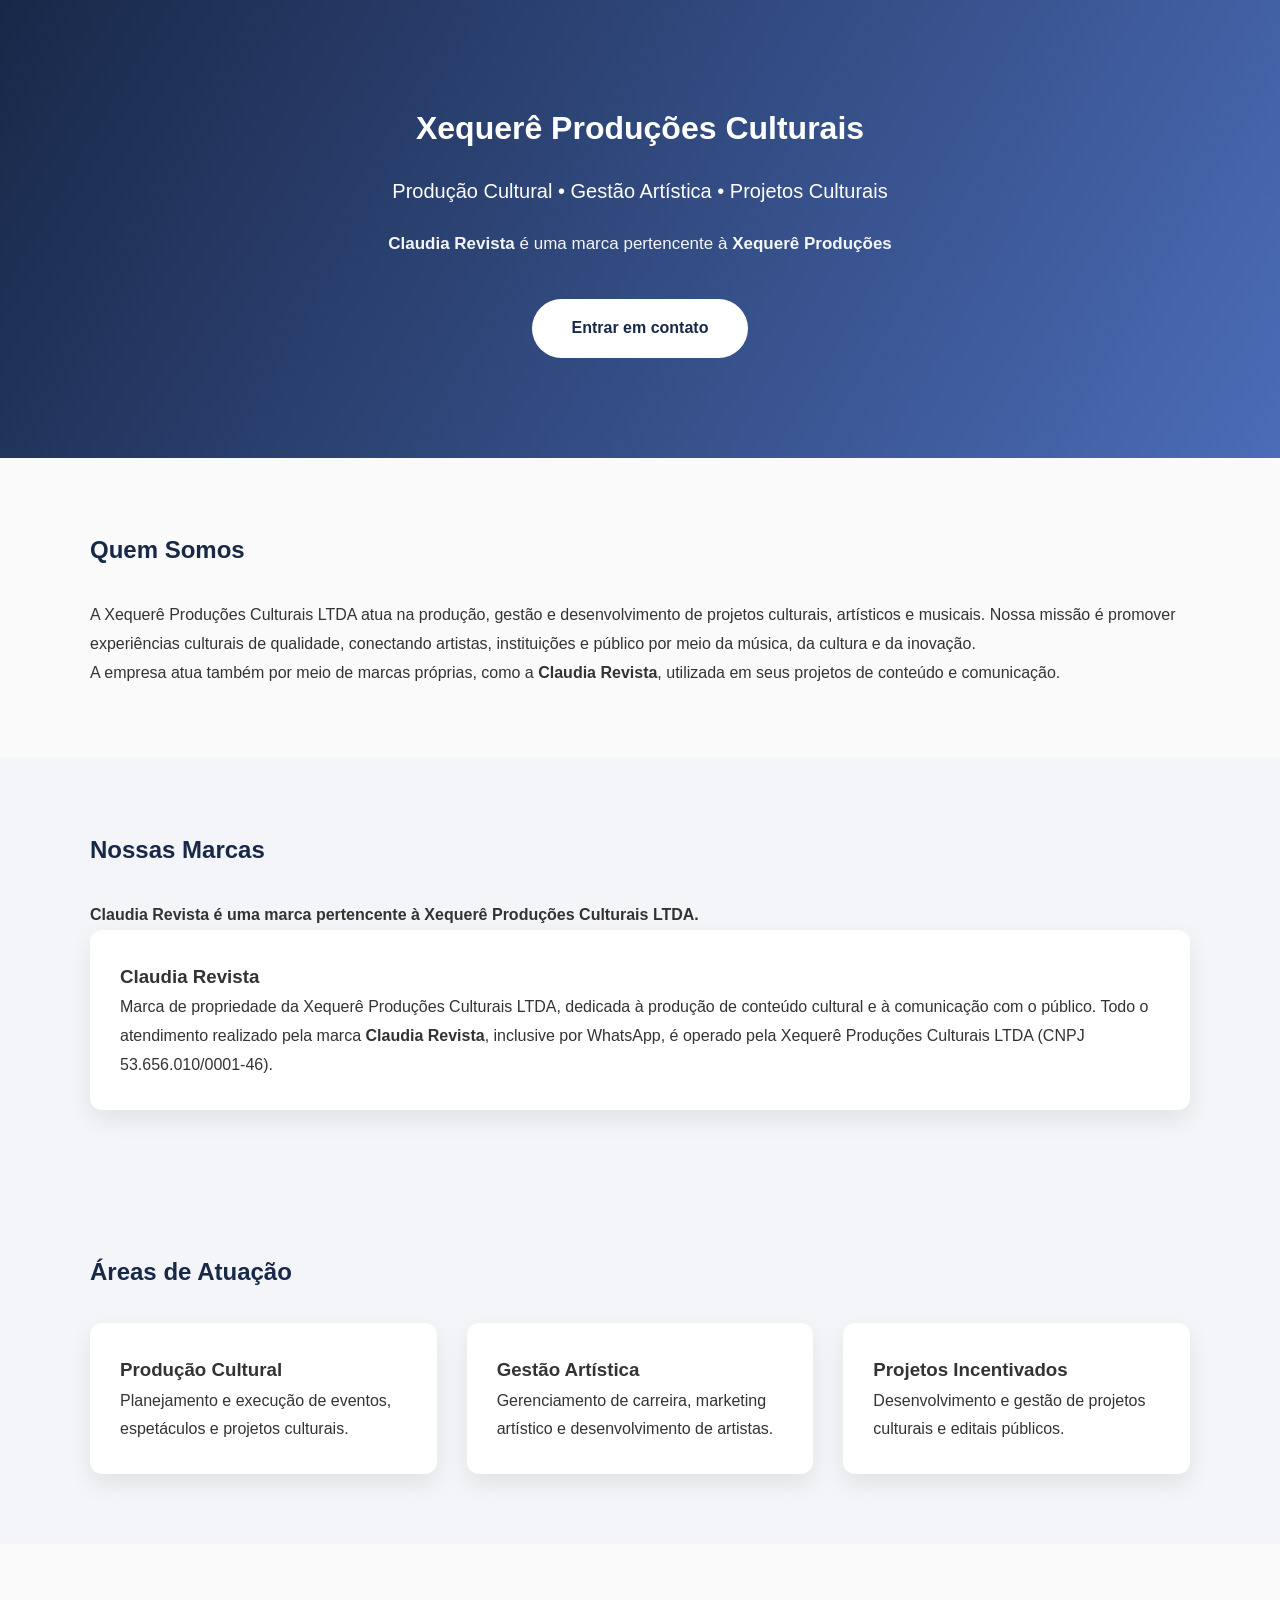
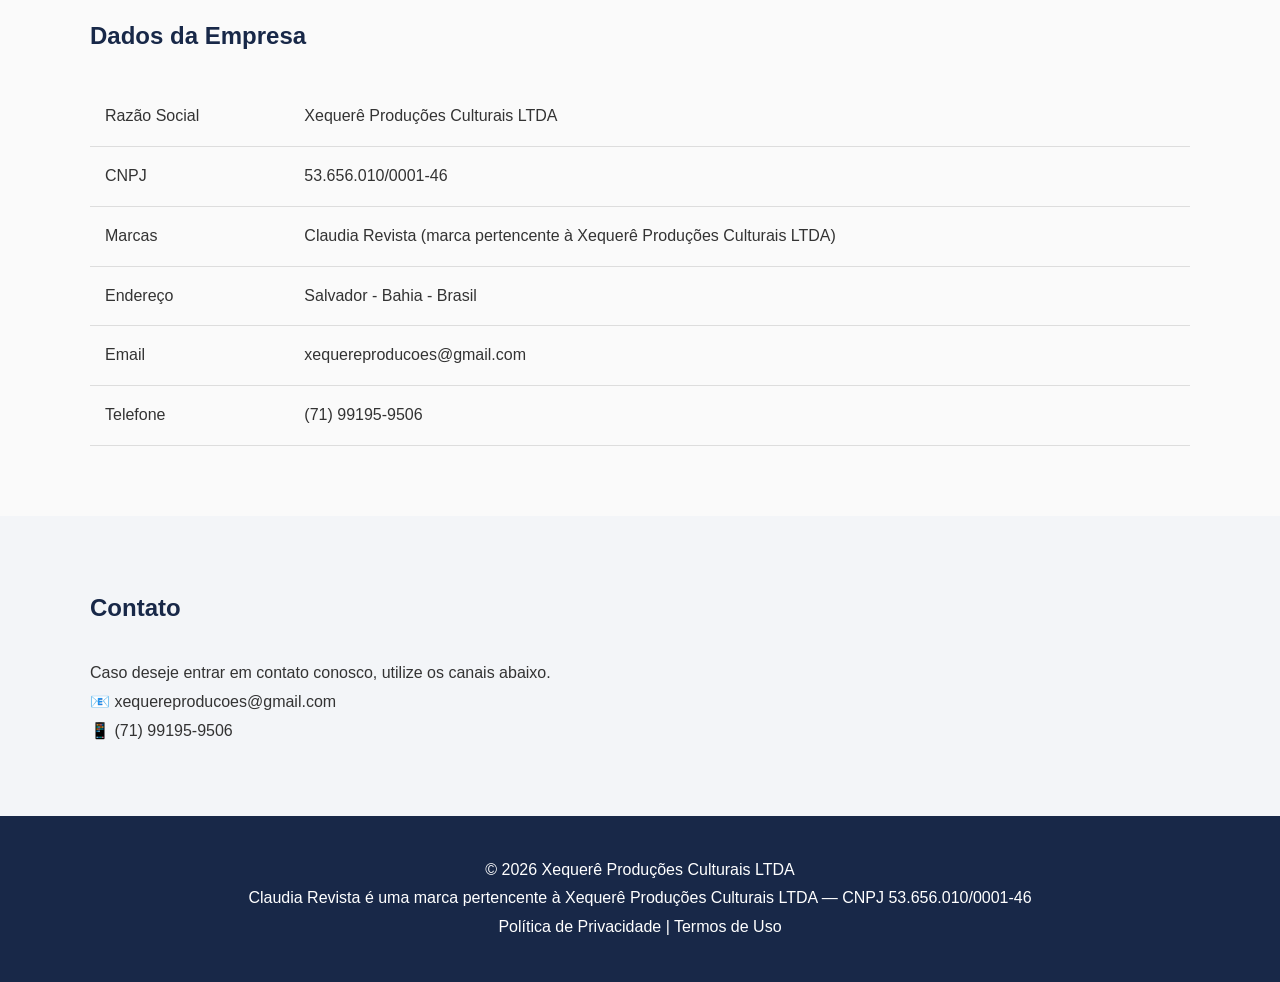
<file: index.html>
<!DOCTYPE html>
<html lang="pt-BR">

<head>

<meta charset="UTF-8">
<meta name="viewport" content="width=device-width, initial-scale=1">

<title>Xequerê Produções Culturais</title>

<meta name="description"
content="Xequerê Produções Culturais LTDA — produção cultural, gestão artística, produção de eventos e projetos culturais. Claudia Revista é uma marca pertencente à Xequerê Produções.">

<link rel="stylesheet" href="style.css">

</head>

<body>

<header>

<div class="container">

<h1>Xequerê Produções Culturais</h1>

<p class="subtitle">
Produção Cultural • Gestão Artística • Projetos Culturais
</p>

<p class="subtitle brand-note">
<strong>Claudia Revista</strong> é uma marca pertencente à
<strong>Xequerê Produções</strong>
</p>

<a class="button"
href="#contato">
Entrar em contato
</a>

</div>

</header>

<section>

<div class="container">

<h2>Quem Somos</h2>

<p>

A Xequerê Produções Culturais LTDA atua na produção,
gestão e desenvolvimento de projetos culturais,
artísticos e musicais.

Nossa missão é promover experiências culturais de qualidade,
conectando artistas, instituições e público por meio
da música, da cultura e da inovação.

</p>

<p>

A empresa atua também por meio de marcas próprias,
como a <strong>Claudia Revista</strong>, utilizada em
seus projetos de conteúdo e comunicação.

</p>

</div>

</section>

<section class="light" id="marcas">

<div class="container">

<h2>Nossas Marcas</h2>

<p>

<strong>Claudia Revista é uma marca pertencente à
Xequerê Produções Culturais LTDA.</strong>

</p>

<div class="cards">

<div class="card">

<h3>Claudia Revista</h3>

<p>

Marca de propriedade da Xequerê Produções Culturais LTDA,
dedicada à produção de conteúdo cultural e à comunicação
com o público.

Todo o atendimento realizado pela marca
<strong>Claudia Revista</strong>, inclusive por WhatsApp,
é operado pela Xequerê Produções Culturais LTDA
(CNPJ 53.656.010/0001-46).

</p>

</div>

</div>

</div>

</section>

<section class="light">

<div class="container">

<h2>Áreas de Atuação</h2>

<div class="cards">

<div class="card">

<h3>Produção Cultural</h3>

<p>

Planejamento e execução de eventos,
espetáculos e projetos culturais.

</p>

</div>

<div class="card">

<h3>Gestão Artística</h3>

<p>

Gerenciamento de carreira,
marketing artístico
e desenvolvimento de artistas.

</p>

</div>

<div class="card">

<h3>Projetos Incentivados</h3>

<p>

Desenvolvimento e gestão
de projetos culturais
e editais públicos.

</p>

</div>

</div>

</div>

</section>

<section>

<div class="container">

<h2>Dados da Empresa</h2>

<table>

<tr>
<td>Razão Social</td>
<td>Xequerê Produções Culturais LTDA</td>
</tr>

<tr>
<td>CNPJ</td>
<td>53.656.010/0001-46</td>
</tr>

<tr>
<td>Marcas</td>
<td>Claudia Revista (marca pertencente à Xequerê Produções Culturais LTDA)</td>
</tr>

<tr>
<td>Endereço</td>
<td>Salvador - Bahia - Brasil</td>
</tr>

<tr>
<td>Email</td>
<td>xequereproducoes@gmail.com</td>
</tr>

<tr>
<td>Telefone</td>
<td>(71) 99195-9506</td>
</tr>

</table>

</div>

</section>

<section id="contato" class="light">

<div class="container">

<h2>Contato</h2>

<p>

Caso deseje entrar em contato conosco,
utilize os canais abaixo.

</p>

<p>

📧 xequereproducoes@gmail.com

</p>

<p>

📱 (71) 99195-9506

</p>

</div>

</section>

<footer>

<div class="container">

<p>

© 2026 Xequerê Produções Culturais LTDA

</p>

<p>

Claudia Revista é uma marca pertencente à
Xequerê Produções Culturais LTDA — CNPJ 53.656.010/0001-46

</p>

<p>

<a href="privacy.html">Política de Privacidade</a>

|

<a href="terms.html">Termos de Uso</a>

</p>

</div>

</footer>

</body>

</html>
</file>
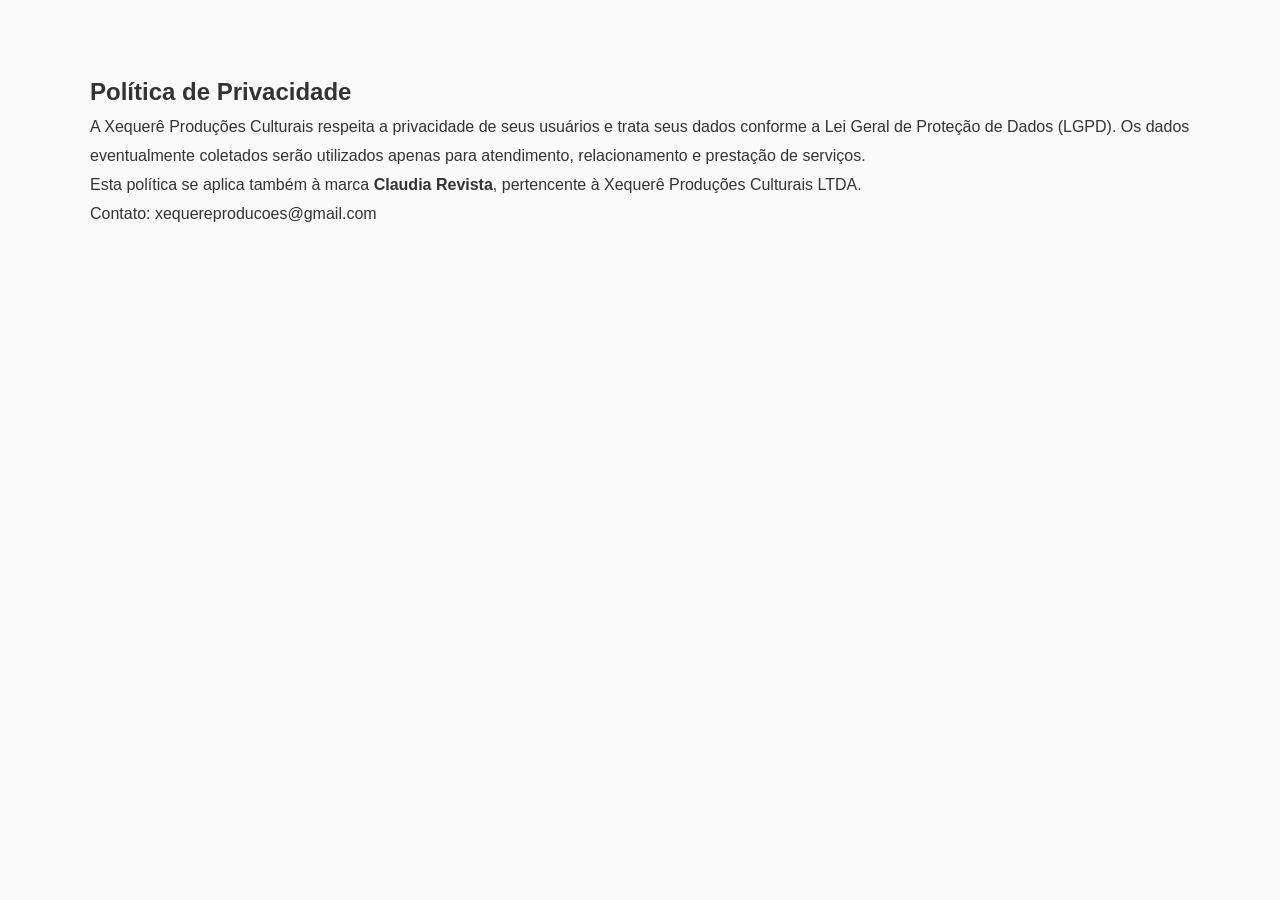
<file: privacy.html>
<!DOCTYPE html>
<html lang="pt-BR">

<head>

<meta charset="UTF-8">
<link rel="stylesheet" href="style.css">
<title>Política de Privacidade</title>

</head>

<body>

<section>

<div class="container">

<h1>Política de Privacidade</h1>

<p>

A Xequerê Produções Culturais respeita a privacidade
de seus usuários e trata seus dados conforme
a Lei Geral de Proteção de Dados (LGPD).

Os dados eventualmente coletados serão utilizados
apenas para atendimento, relacionamento e prestação
de serviços.

</p>

<p>

Esta política se aplica também à marca
<strong>Claudia Revista</strong>, pertencente à
Xequerê Produções Culturais LTDA.

</p>

<p>

Contato:

xequereproducoes@gmail.com

</p>

</div>

</section>

</body>

</html>
</file>
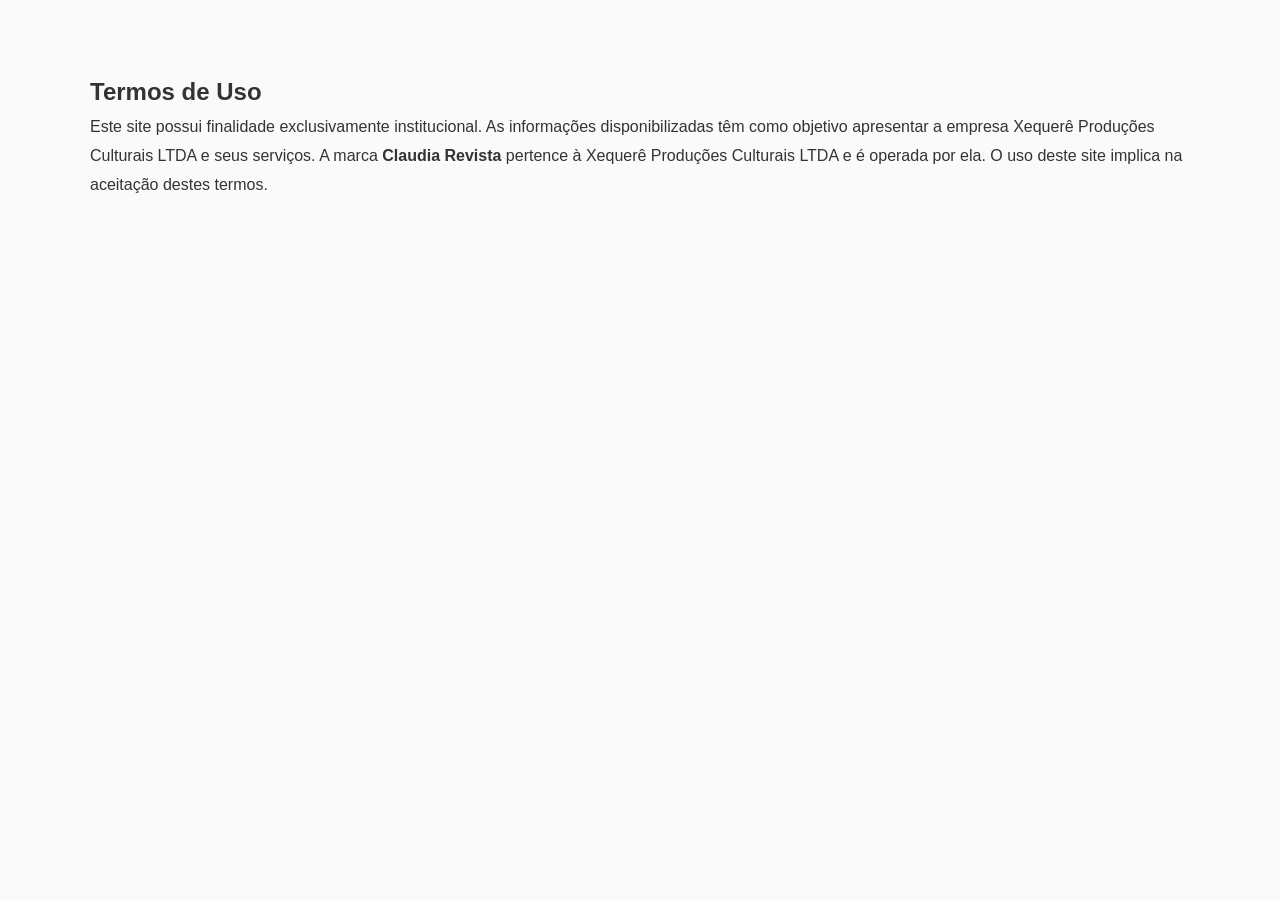
<file: terms.html>
<!DOCTYPE html>
<html lang="pt-BR">

<head>

<meta charset="UTF-8">
<link rel="stylesheet" href="style.css">
<title>Termos de Uso</title>

</head>

<body>

<section>

<div class="container">

<h1>Termos de Uso</h1>

<p>

Este site possui finalidade exclusivamente institucional.

As informações disponibilizadas têm como objetivo
apresentar a empresa Xequerê Produções Culturais LTDA
e seus serviços.

A marca <strong>Claudia Revista</strong> pertence à
Xequerê Produções Culturais LTDA e é operada por ela.

O uso deste site implica na aceitação destes termos.

</p>

</div>

</section>

</body>

</html>
</file>
<file: style.css>
*{

margin:0;
padding:0;
box-sizing:border-box;

}

body{

font-family:Arial,Helvetica,sans-serif;
line-height:1.8;
color:#333;
background:#fafafa;

}

.container{

width:90%;
max-width:1100px;
margin:auto;

}

header{

background:linear-gradient(120deg,#182848,#4b6cb7);
color:white;
padding:100px 0;
text-align:center;

}

.subtitle{

margin-top:15px;
font-size:20px;

}

.brand-note{

margin-top:20px;
font-size:17px;
opacity:.95;

}

.button{

display:inline-block;
margin-top:40px;
padding:15px 40px;
background:white;
color:#182848;
text-decoration:none;
font-weight:bold;
border-radius:40px;

}

section{

padding:70px 0;

}

.light{

background:#f3f5f8;

}

h2{

margin-bottom:30px;
color:#182848;

}

.cards{

display:grid;
grid-template-columns:repeat(auto-fit,minmax(260px,1fr));
gap:30px;

}

.card{

background:white;
padding:30px;
border-radius:12px;
box-shadow:0 10px 25px rgba(0,0,0,.08);

}

table{

width:100%;
border-collapse:collapse;

}

td{

padding:15px;
border-bottom:1px solid #ddd;

}

footer{

background:#182848;
color:white;
text-align:center;
padding:40px 0;

}

footer a{

color:white;
text-decoration:none;

}

@media(max-width:700px){

header{

padding:60px 20px;

}

h1{

font-size:34px;

}

.subtitle{

font-size:18px;

}

}
</file>
